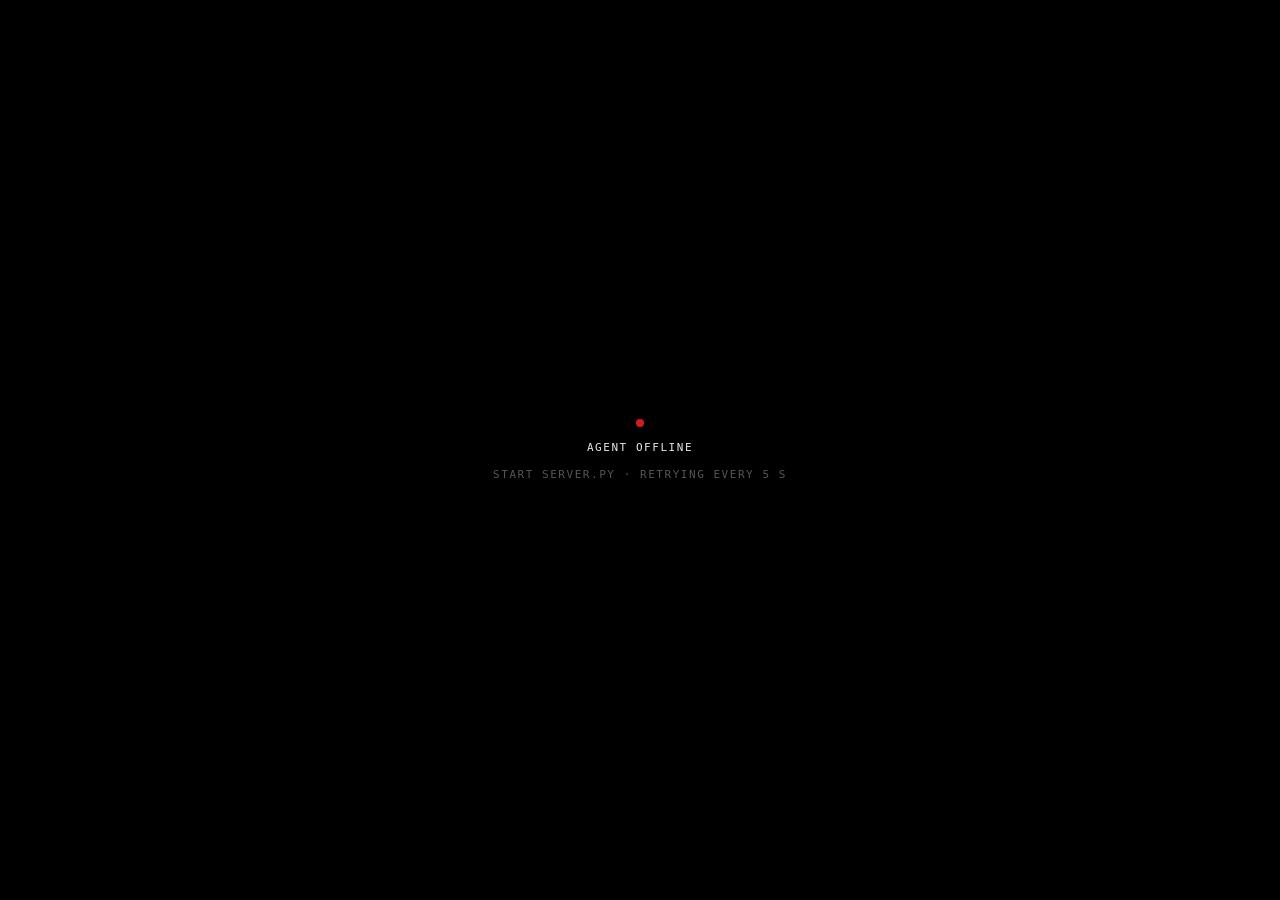
<file: wallpaper/index.html>
<!doctype html>
<html lang="es">
<head>
<meta charset="utf-8">
<meta name="viewport" content="width=device-width, initial-scale=1">
<title>Home / System 01</title>
<style>
  html, body { margin: 0; height: 100%; background: #000; overflow: hidden; }
  #off {
    position: fixed; inset: 0; display: flex; flex-direction: column; align-items: center; justify-content: center; gap: 14px;
    font-family: "Space Mono", ui-monospace, monospace; font-size: 11px; letter-spacing: .14em; text-transform: uppercase; color: #555;
  }
  #off b { color: #E8E8E8; font-weight: 400; }
  #off .rec { width: 8px; height: 8px; border-radius: 50%; background: #D71921; }
</style>
</head>
<body>
  <div id="off"><span class="rec"></span><b>Agent offline</b><span>Start server.py · retrying every 5 s</span></div>
<script>
  // Wallpaper Engine shell. Once the local agent answers, the wallpaper navigates
  // straight to the dashboard it serves (no iframe: Wallpaper Engine's CEF crashes
  // on a cross-origin frame). The dashboard then hooks Wallpaper Engine's audio API itself.
  const AGENT = 'http://127.0.0.1:47800';

  async function check() {
    try {
      await fetch(AGENT + '/api/stats', { mode: 'no-cors', cache: 'no-store' }); // resolves only if the agent answers
      location.replace(AGENT + '/?mode=wallpaper');
    } catch {
      setTimeout(check, 5000);
    }
  }
  check();
</script>
</body>
</html>
</file>
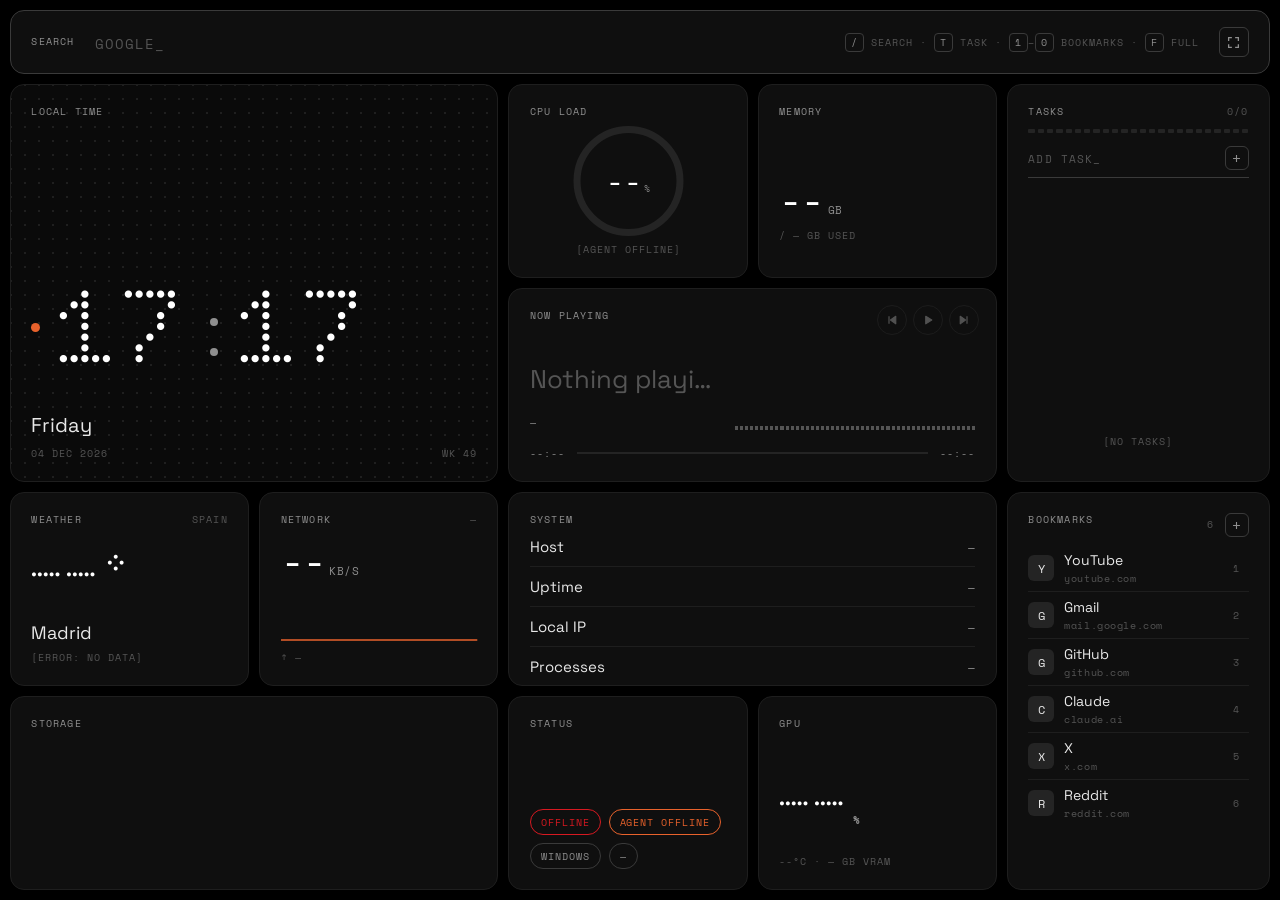
<file: web/index.html>
<!doctype html>
<html lang="es">
<head>
<meta charset="utf-8">
<meta name="viewport" content="width=device-width, initial-scale=1">
<meta name="color-scheme" content="dark">
<title>Home</title>
<link rel="preconnect" href="https://fonts.googleapis.com">
<link rel="preconnect" href="https://fonts.gstatic.com" crossorigin>
<link href="https://fonts.googleapis.com/css2?family=Doto:wght,ROND@400..800,0..100&family=Space+Grotesk:wght@400;500&family=Space+Mono:wght@400;700&display=swap" rel="stylesheet">
<link rel="stylesheet" href="style.css">
</head>
<body>
<main class="grid">

  <form class="card a-search" id="search" action="https://www.google.com/search" method="get" role="search">
    <span class="label">Search</span>
    <div class="q-wrap">
      <span class="ghost" aria-hidden="true"><span class="ghost-typed" id="ghost-typed"></span><span id="ghost-rest"></span></span>
      <input id="q" name="q" type="search" autocomplete="off" spellcheck="false" placeholder="Google_" aria-label="Buscar en Google"
        role="combobox" aria-autocomplete="both" aria-expanded="false" aria-controls="sugg" autofocus>
    </div>
    <span class="meta hint"><kbd>/</kbd> search · <kbd>T</kbd> task · <kbd>1</kbd>–<kbd>0</kbd> bookmarks · <kbd>F</kbd> full</span>
    <button type="button" class="icon-btn fs-btn" id="fs" aria-label="Pantalla completa" aria-pressed="false">
      <svg viewBox="0 0 16 16" aria-hidden="true" id="ico-fs-on"><path d="M2 6V2h4M10 2h4v4M14 10v4h-4M6 14H2v-4"/></svg>
      <svg viewBox="0 0 16 16" aria-hidden="true" id="ico-fs-off" hidden><path d="M6 2v4H2M14 6h-4V2M10 14v-4h4M2 10h4v4"/></svg>
    </button>
    <ul class="sugg" id="sugg" role="listbox" aria-label="Sugerencias" hidden></ul>
  </form>

  <section class="card a-time">
    <div class="label">Local time</div>
    <div class="clock">
      <span class="rec" id="rec"></span>
      <span><span id="hh">--</span><span class="colon" aria-hidden="true"><i></i><i></i></span><span id="mm">--</span></span>
    </div>
    <div class="day" id="day">—</div>
    <div class="date-row"><span class="meta" id="date">—</span><span class="meta" id="week">—</span></div>
  </section>

  <section class="card a-cpu">
    <div class="label">CPU load</div>
    <div class="ring">
      <svg viewBox="0 0 100 100" aria-hidden="true">
        <circle class="trk" cx="50" cy="50" r="44" fill="none" stroke-width="6"/>
        <circle class="val" id="cpu-arc" cx="50" cy="50" r="44" fill="none" stroke-width="6" stroke-dasharray="276.46" stroke-dashoffset="276.46"/>
      </svg>
      <div class="num"><div><span id="cpu">--</span><small>%</small></div></div>
    </div>
    <div class="meta center" id="cpu-name">—</div>
  </section>

  <section class="card a-mem">
    <div class="label">Memory</div>
    <div class="stat">
      <span class="big" id="mem">--</span><span class="unit">GB</span>
      <span class="meta" id="mem-total">/ — GB used</span>
    </div>
    <div class="segs" id="mem-segs" data-n="24"></div>
  </section>

  <section class="card a-np">
    <div class="np-head">
      <div class="label" id="np-label">Now playing</div>
      <div class="ctrls">
        <button class="ctl" data-media="prev" aria-label="Anterior"><svg viewBox="0 0 16 16" aria-hidden="true"><path d="M4 3v10M13 3 6 8l7 5z"/></svg></button>
        <button class="ctl" data-media="toggle" aria-label="Reproducir o pausar" id="ctl-toggle"><svg viewBox="0 0 16 16" aria-hidden="true" id="ico-play"><path d="M5 3l8 5-8 5z"/></svg><svg viewBox="0 0 16 16" aria-hidden="true" id="ico-pause" hidden><path d="M5 3v10M11 3v10"/></svg></button>
        <button class="ctl" data-media="next" aria-label="Siguiente"><svg viewBox="0 0 16 16" aria-hidden="true"><path d="M12 3v10M3 3l7 5-7 5z"/></svg></button>
      </div>
    </div>
    <div class="np-body">
      <div class="np-text">
        <div class="track-title" id="np-title">Nothing playing</div>
        <div class="meta" id="np-artist">—</div>
      </div>
      <div class="wave" id="wave" aria-hidden="true"></div>
    </div>
    <div class="progress">
      <span class="meta" id="np-pos">--:--</span>
      <div class="bar"><b id="np-bar"></b></div>
      <span class="meta" id="np-dur">--:--</span>
    </div>
  </section>

  <section class="card a-wx">
    <div class="label-row"><span class="label">Weather</span><span class="label dim" id="wx-region">Spain</span></div>
    <div class="dotnum" id="wx-temp">--°</div>
    <div class="city" id="wx-city">Madrid</div>
    <div class="meta" id="wx-desc">[Loading...]</div>
  </section>

  <section class="card a-net">
    <div class="label-row"><span class="label">Network</span><span class="label dim" id="net-iface">—</span></div>
    <div class="netval"><span class="big" id="net">--</span><span class="unit" id="net-unit">KB/S</span></div>
    <svg class="spark" viewBox="0 0 100 40" preserveAspectRatio="none" aria-hidden="true"><polyline id="spark" vector-effect="non-scaling-stroke" points=""/></svg>
    <div class="meta" id="net-up">↑ —</div>
  </section>

  <section class="card a-sys">
    <div class="label">System</div>
    <div class="rows">
      <div class="row"><span class="name">Host</span><span class="val" id="sys-host">—</span></div>
      <div class="row"><span class="name">Uptime</span><span class="val" id="sys-up">—</span></div>
      <div class="row"><span class="name">Local IP</span><span class="val" id="sys-ip">—</span></div>
      <div class="row"><span class="name">Processes</span><span class="val" id="sys-procs">—</span></div>
    </div>
  </section>

  <section class="card a-sto">
    <div class="label" id="sto-label">Storage</div>
    <div class="sto-rows" id="sto-rows"></div>
  </section>

  <section class="card a-st">
    <div class="label">Status</div>
    <div class="tags">
      <span class="tag" id="tag-net">Online</span>
      <span class="tag" id="tag-agent">Agent</span>
      <span class="tag" id="tag-os">Windows</span>
      <span class="tag" id="tag-link">—</span>
    </div>
  </section>

  <section class="card a-gpu">
    <div class="label" id="gpu-label">GPU</div>
    <div class="dotnum"><span id="gpu">--</span><span class="unit">%</span></div>
    <div class="segs" id="gpu-segs" data-n="24"></div>
    <div class="meta gpu-meta"><span id="gpu-eng"></span><span id="gpu-temp">--°C</span> · <span id="gpu-vram">— GB VRAM</span></div>
  </section>

  <section class="card a-todo">
    <div class="label-row">
      <span class="label">Tasks</span>
      <span class="head-actions">
        <button class="txt-btn" id="todo-clear" hidden>Clear done</button>
        <span class="label dim" id="todo-count">0/0</span>
      </span>
    </div>
    <div class="segs" id="todo-segs" data-n="24"></div>
    <form class="add-row" id="todo-form" autocomplete="off">
      <input id="todo-input" maxlength="500" placeholder="Add task_" aria-label="Nueva tarea">
      <button class="icon-btn" aria-label="Añadir tarea"><svg viewBox="0 0 16 16" aria-hidden="true"><path d="M8 3v10M3 8h10"/></svg></button>
    </form>
    <ul class="list" id="todo-list"></ul>
    <div class="empty meta" id="todo-empty">[No tasks]</div>
  </section>

  <section class="card a-marks">
    <div class="label-row">
      <span class="label">Bookmarks</span>
      <span class="head-actions">
        <span class="label dim" id="bm-count">0</span>
        <button class="icon-btn" id="bm-add" aria-label="Añadir marcador" aria-expanded="false"><svg viewBox="0 0 16 16" aria-hidden="true"><path d="M8 3v10M3 8h10"/></svg></button>
      </span>
    </div>
    <form class="bm-form" id="bm-form" autocomplete="off" hidden>
      <input id="bm-url" placeholder="URL_" aria-label="URL del marcador" required>
      <input id="bm-name" maxlength="80" placeholder="Name (optional)" aria-label="Nombre del marcador">
      <div class="bm-form-row">
        <span class="meta" id="bm-msg"></span>
        <button type="button" class="txt-btn" id="bm-cancel">Cancel</button>
        <button class="txt-btn strong">Save</button>
      </div>
    </form>
    <ul class="list" id="bm-list"></ul>
    <div class="empty meta" id="bm-empty">[No bookmarks]</div>
  </section>

</main>
<script src="app.js"></script>
</body>
</html>
</file>
<file: web/style.css>
/* ---------- Tokens (dark only) ---------- */
:root {
  --bg: #000000;
  --surface: #0F0F0F;
  --surface-hero: #0A0A0A;
  --border: #1E1E1E;
  --border-hi: #3A3A3A;
  --display: #FFFFFF;
  --primary: #E8E8E8;
  --secondary: #8F8F8F;
  --disabled: #555555;
  --track: #242424;
  --dot: #1F1F1F;
  --orange: #E8622C;
  --red: #D71921;
  --green: #4FA862;
  --amber: #D9AE48;

  --font-dot: "Doto", "Space Mono", monospace;
  --font-sans: "Space Grotesk", system-ui, sans-serif;
  --font-mono: "Space Mono", ui-monospace, monospace;
  --gap: 10px;
  --radius: 14px;
  --ease: cubic-bezier(.2, .7, .2, 1);
  color-scheme: dark;
}

* { box-sizing: border-box; margin: 0; padding: 0; }
html, body { background: var(--bg); }
body {
  color: var(--primary); font-family: var(--font-sans);
  min-height: 100vh; min-height: 100dvh;
  -webkit-font-smoothing: antialiased;
}
button, input { font: inherit; color: inherit; background: none; border: 0; }
button { cursor: pointer; }
:focus-visible { outline: 2px solid var(--orange); outline-offset: 2px; }

/* ---------- Full-screen grid ---------- */
.grid {
  display: grid; gap: var(--gap); padding: var(--gap);
  height: 100vh; height: 100dvh; min-height: 640px;
  grid-template-columns: repeat(4, minmax(0, 1fr)) minmax(260px, 1.1fr);
  grid-template-rows: auto repeat(4, minmax(0, 1fr));
  grid-template-areas:
    "search search search search search"
    "time   time   cpu    mem    todo"
    "time   time   np     np     todo"
    "wx     net    sys    sys    marks"
    "sto    sto    st     gpu    marks";
}
.a-search { grid-area: search; } .a-time { grid-area: time; } .a-cpu { grid-area: cpu; }
.a-mem { grid-area: mem; } .a-np { grid-area: np; } .a-wx { grid-area: wx; } .a-net { grid-area: net; }
.a-sys { grid-area: sys; } .a-sto { grid-area: sto; } .a-st { grid-area: st; } .a-gpu { grid-area: gpu; }
.a-todo { grid-area: todo; } .a-marks { grid-area: marks; }

.card {
  background: var(--surface); border: 1px solid var(--border); border-radius: var(--radius);
  padding: clamp(14px, 1.6vw, 22px); display: flex; flex-direction: column; min-width: 0; min-height: 0;
  overflow: hidden;
}
.label {
  font-family: var(--font-mono); font-size: 10px; letter-spacing: .12em; text-transform: uppercase;
  color: var(--secondary); line-height: 1.4;
}
.label.dim { color: var(--disabled); }
.label-row { display: flex; justify-content: space-between; gap: 12px; }
.meta { font-family: var(--font-mono); font-size: 10px; letter-spacing: .1em; text-transform: uppercase; color: var(--disabled); }
.meta.center { text-align: center; }
.unit { font-family: var(--font-mono); font-size: 11px; letter-spacing: .06em; color: var(--secondary); margin-left: 4px; }
.big { font-family: var(--font-mono); font-size: clamp(30px, 3vw, 46px); line-height: 1; color: var(--display); letter-spacing: -.02em; font-variant-numeric: tabular-nums; }

/* ---------- Search ---------- */
.a-search {
  flex-direction: row; align-items: center; gap: 20px;
  padding-top: 0; padding-bottom: 0; height: 64px;
  transition: border-color .15s var(--ease);
}
.a-search:focus-within { border-color: var(--border-hi); }
.a-search input {
  flex: 1; min-width: 0; height: 100%; outline: none;
  font-size: 20px; color: var(--display); caret-color: var(--orange);
}
.a-search input::placeholder { color: var(--disabled); font-family: var(--font-mono); font-size: 14px; letter-spacing: .08em; text-transform: uppercase; }
.a-search input::-webkit-search-cancel-button { display: none; }
.a-search .label { flex: none; }
.a-search { position: relative; overflow: visible; z-index: 20; }

/* Inline completion: ghost text sits under a transparent input */
.q-wrap { flex: 1; min-width: 0; height: 100%; position: relative; display: flex; align-items: center; }
.q-wrap input { width: 100%; position: relative; z-index: 1; background: transparent; }
.ghost {
  position: absolute; left: 0; top: 50%; transform: translateY(-50%); pointer-events: none;
  font-size: 20px; white-space: pre; overflow: hidden; max-width: 100%; color: var(--disabled);
}
.ghost-typed { visibility: hidden; }

/* Suggestions dropdown */
.sugg {
  position: absolute; top: calc(100% + 6px); left: -1px; right: -1px; list-style: none;
  background: var(--surface); border: 1px solid var(--border-hi); border-radius: var(--radius); padding: 6px;
}
.sugg[hidden] { display: none; }
.sugg li {
  display: flex; align-items: center; gap: 14px; padding: 9px 12px; border-radius: 8px;
  cursor: pointer; font-size: 16px; color: var(--display); min-width: 0;
}
.sugg li[aria-selected="true"], .sugg li.is-default { background: #1A1A1A; }
.sugg li[aria-selected="true"] .s-ico { color: var(--orange); }
.sugg li.is-default .s-kind::before { content: "↵ "; color: var(--orange); }
.s-ico { width: 22px; height: 22px; flex: none; display: grid; place-items: center; color: var(--disabled); }
.s-ico svg { width: 14px; height: 14px; fill: none; stroke: currentColor; stroke-width: 1.5; }
.s-ico.mono { width: 22px; height: 22px; font-size: 11px; }
.s-text { flex: 1; min-width: 0; white-space: nowrap; overflow: hidden; text-overflow: ellipsis; }
.s-text .typed { color: var(--secondary); }
.s-sub { font-family: var(--font-mono); font-size: 10px; letter-spacing: .06em; color: var(--disabled); margin-left: 10px; }
.s-kind { font-family: var(--font-mono); font-size: 9.5px; letter-spacing: .12em; text-transform: uppercase; color: var(--disabled); flex: none; }
kbd { font-family: var(--font-mono); border: 1px solid var(--border-hi); border-radius: 4px; padding: 1px 5px; color: var(--secondary); }

/* ---------- Time (hero) ---------- */
.a-time {
  background-color: var(--surface-hero);
  background-image: radial-gradient(circle, var(--dot) 1.1px, transparent 1.4px);
  background-size: 14px 14px; background-position: 7px 7px;
}
.clock {
  display: flex; align-items: center; gap: clamp(12px, 1.4vw, 22px); margin: auto 0 0;
  font-family: var(--font-dot); font-weight: 600; font-variation-settings: "ROND" 100;
  color: var(--display); font-size: clamp(56px, min(8.4vw, 19vh), 210px); line-height: .9;
  font-variant-numeric: tabular-nums;
}
.clock .rec { width: 9px; height: 9px; border-radius: 50%; background: var(--orange); flex: none; }
.clock .rec.off { opacity: .15; }
.clock .colon { display: inline-flex; flex-direction: column; gap: .2em; margin: 0 .2em; vertical-align: middle; }
.clock .colon i { width: .075em; height: .075em; border-radius: 50%; background: var(--secondary); }
.day { font-size: 20px; margin-top: clamp(20px, 4vh, 48px); }
.date-row { display: flex; justify-content: space-between; align-items: baseline; margin-top: 8px; gap: 12px; }

/* ---------- CPU ring ---------- */
.ring { position: relative; width: clamp(84px, 13vh, 150px); aspect-ratio: 1; margin: auto; }
.ring svg { width: 100%; height: 100%; transform: rotate(-90deg); }
.ring .trk { stroke: var(--track); }
.ring .val { stroke: var(--orange); transition: stroke-dashoffset .5s var(--ease); }
.ring .num { position: absolute; inset: 0; display: grid; place-items: center; }
.ring .num span { font-family: var(--font-mono); font-size: clamp(22px, 3.2vh, 34px); color: var(--display); font-variant-numeric: tabular-nums; }
.ring .num small { font-family: var(--font-mono); font-size: 10px; color: var(--secondary); margin-left: 2px; }

/* ---------- Memory ---------- */
.stat { margin-top: auto; }
.stat .meta { margin-top: 8px; display: block; }

/* ---------- Segmented bars ---------- */
.segs { display: flex; gap: 3px; margin-top: 14px; }
.segs i { flex: 1; height: 8px; border-radius: 1px; background: var(--track); }
.segs i.on { background: var(--primary); }
.segs.amber i.on { background: var(--amber); }
.segs.red i.on { background: var(--red); }

/* ---------- Now playing ---------- */
.np-head { display: flex; justify-content: space-between; align-items: flex-start; gap: 12px; }
.ctrls { display: flex; gap: 6px; margin: -4px -4px 0 0; }
.ctl {
  width: 30px; height: 30px; border-radius: 999px; border: 1px solid var(--border-hi);
  display: grid; place-items: center; color: var(--primary);
  transition: background-color .12s var(--ease), color .12s var(--ease);
}
.ctl:hover:not(:disabled) { background: var(--primary); color: var(--bg); }
.ctl:disabled { opacity: .3; cursor: default; }
.ctl svg[hidden] { display: none; }
.ctl svg { width: 12px; height: 12px; fill: none; stroke: currentColor; stroke-width: 1.6; stroke-linejoin: round; }
.ctl svg path[d^="M5 3l"], .ctl svg path[d*="z"] { fill: currentColor; }
.np-body { display: flex; align-items: flex-end; justify-content: space-between; gap: 24px; margin-top: auto; }
.np-text { min-width: 0; }
.track-title { font-size: clamp(20px, 2vw, 28px); color: var(--display); line-height: 1.15; white-space: nowrap; overflow: hidden; text-overflow: ellipsis; }
.track-title.empty { color: var(--disabled); }
#np-artist { margin-top: 8px; color: var(--secondary); white-space: nowrap; overflow: hidden; text-overflow: ellipsis; }
.wave { display: flex; align-items: flex-end; gap: 2px; height: clamp(36px, 6vh, 64px); flex: 0 1 260px; min-width: 100px; }
.wave i { flex: 1; background: var(--primary); min-height: 2px; transition: height .12s steps(2); }
.wave.idle i { background: var(--disabled); }
.progress { display: flex; align-items: center; gap: 12px; margin-top: 16px; }
.progress .bar { flex: 1; height: 2px; background: var(--track); position: relative; }
.progress .bar b { position: absolute; left: 0; top: 0; bottom: 0; width: 0; background: var(--orange); }
.progress .meta { font-variant-numeric: tabular-nums; color: var(--secondary); }

/* ---------- Weather / GPU dot numbers ---------- */
.dotnum {
  font-family: var(--font-dot); font-weight: 600; font-variation-settings: "ROND" 100;
  font-size: clamp(44px, min(4.6vw, 8vh), 80px); line-height: .9; color: var(--display); margin-top: auto;
  font-variant-numeric: tabular-nums;
}
.city { font-size: 18px; margin-top: auto; }
.a-wx .meta { margin-top: 6px; }

/* ---------- Network ---------- */
.netval { margin-top: auto; }
.spark { width: 100%; height: clamp(28px, 5vh, 52px); margin-top: auto; display: block; overflow: visible; }
.spark polyline { fill: none; stroke: var(--orange); stroke-width: 1.5; stroke-linejoin: round; }
#net-up { margin-top: 10px; }

/* ---------- System rows ---------- */
.rows { margin-top: auto; }
.row { display: flex; align-items: baseline; gap: 12px; padding: clamp(6px, 1.1vh, 11px) 0; border-bottom: 1px solid var(--border); }
.row:last-child { border-bottom: 0; padding-bottom: 0; }
.row .name { flex: 1; font-size: 15px; }
.row .val { font-family: var(--font-mono); font-size: 11px; letter-spacing: .08em; color: var(--secondary); text-transform: uppercase; font-variant-numeric: tabular-nums; }

/* ---------- Storage ---------- */
.sto-rows { margin-top: auto; display: grid; gap: clamp(10px, 1.6vh, 16px); }
.sto-row .head { display: flex; justify-content: space-between; }
.sto-row .segs { margin-top: 6px; }
.sto-row .v { font-family: var(--font-mono); font-size: 10px; color: var(--primary); letter-spacing: .08em; }
.sto-row .v.amber { color: var(--amber); }
.sto-row .v.red { color: var(--red); }

/* ---------- Status tags ---------- */
.tags { display: flex; flex-wrap: wrap; gap: 8px; margin-top: auto; }
.tag {
  font-family: var(--font-mono); font-size: 9.5px; letter-spacing: .1em; text-transform: uppercase;
  padding: 5px 10px; border-radius: 999px; border: 1px solid var(--border-hi); color: var(--secondary);
}
.tag.ok { color: var(--green); border-color: var(--green); }
.tag.warn { color: var(--orange); border-color: var(--orange); }
.tag.err { color: var(--red); border-color: var(--red); }

/* ---------- GPU ---------- */
.gpu-meta { margin-top: 10px; }
.gpu-meta .hot { color: var(--amber); }
.gpu-meta .crit { color: var(--red); }

/* ---------- Shared: lists, small buttons ---------- */
.head-actions { display: flex; align-items: center; gap: 10px; }
.icon-btn {
  width: 24px; height: 24px; border-radius: 6px; display: grid; place-items: center; flex: none;
  color: var(--secondary); border: 1px solid var(--border-hi);
  transition: background-color .12s var(--ease), color .12s var(--ease);
}
.icon-btn:hover, .icon-btn[aria-expanded="true"] { background: var(--primary); color: var(--bg); border-color: var(--primary); }
.icon-btn svg { width: 11px; height: 11px; fill: none; stroke: currentColor; stroke-width: 1.6; }
.txt-btn {
  font-family: var(--font-mono); font-size: 10px; letter-spacing: .1em; text-transform: uppercase;
  color: var(--disabled); padding: 2px 0;
}
.txt-btn:hover { color: var(--primary); }
.txt-btn.strong { color: var(--primary); }
.txt-btn[hidden] { display: none; }

.list {
  list-style: none; flex: 1; min-height: 0; overflow-y: auto; margin: 8px -6px 0; padding: 0 6px;
  scrollbar-width: thin; scrollbar-color: var(--track) transparent;
}
.list li { display: flex; align-items: center; gap: 10px; min-height: 34px; border-bottom: 1px solid var(--border); }
.list li:last-child { border-bottom: 0; }
.x {
  width: 22px; height: 22px; display: grid; place-items: center; flex: none; color: var(--disabled);
  opacity: 0; transition: opacity .1s, color .1s;
}
.x svg { width: 10px; height: 10px; fill: none; stroke: currentColor; stroke-width: 1.6; }
.x:hover { color: var(--red); }
.x.edit:hover { color: var(--primary); }
.list li:hover .x, .list li:focus-within .x { opacity: 1; }
@media (hover: none) { .x { opacity: 1; } }
.empty { margin: auto 0; text-align: center; padding: 12px 0; }
.empty[hidden] { display: none; }

.add-row {
  display: flex; align-items: center; gap: 8px; margin-top: 12px;
  border-bottom: 1px solid var(--border-hi); padding-bottom: 6px;
}
.add-row input, .bm-form input {
  flex: 1; min-width: 0; outline: none; font-size: 14px; color: var(--display); caret-color: var(--orange); padding: 4px 0;
}
.add-row input::placeholder, .bm-form input::placeholder {
  color: var(--disabled); font-family: var(--font-mono); font-size: 11px; letter-spacing: .1em; text-transform: uppercase;
}

/* ---------- Tasks ---------- */
.a-todo .segs { margin-top: 10px; }
.a-todo .segs i { height: 4px; }
.a-todo .segs i.on { background: var(--orange); }
.chk {
  width: 16px; height: 16px; border-radius: 3px; border: 1px solid var(--border-hi); flex: none;
  display: grid; place-items: center; color: var(--bg);
}
.chk svg { width: 10px; height: 10px; fill: none; stroke: currentColor; stroke-width: 2; opacity: 0; }
.chk[aria-checked="true"] { background: var(--primary); border-color: var(--primary); }
.chk[aria-checked="true"] svg { opacity: 1; }
.task-text { flex: 1; min-width: 0; font-size: 14px; line-height: 1.35; padding: 7px 0; overflow-wrap: anywhere; cursor: text; }
li.done .task-text { color: var(--disabled); text-decoration: line-through; text-decoration-color: var(--disabled); }
.task-edit { flex: 1; min-width: 0; font-size: 14px; color: var(--display); outline: none; padding: 7px 0; caret-color: var(--orange); }

/* ---------- Bookmarks ---------- */
.bm { display: flex; align-items: center; gap: 10px; flex: 1; min-width: 0; padding: 6px 0; color: var(--primary); text-decoration: none; cursor: pointer; }
.fs-btn { width: 30px; height: 30px; }
.fs-btn svg { width: 13px; height: 13px; }
.fs-btn svg[hidden] { display: none; }
.bm:hover .bm-name { color: var(--display); }
.bm:hover .mono { background: var(--primary); color: var(--bg); }
.mono {
  width: 26px; height: 26px; border-radius: 6px; background: var(--track); flex: none;
  display: grid; place-items: center; font-family: var(--font-mono); font-size: 12px; color: var(--primary);
  text-transform: uppercase; transition: background-color .12s, color .12s;
}
.bm-text { min-width: 0; display: flex; flex-direction: column; gap: 2px; }
.bm-name { font-size: 14px; white-space: nowrap; overflow: hidden; text-overflow: ellipsis; }
.bm-host { font-family: var(--font-mono); font-size: 9.5px; letter-spacing: .06em; color: var(--disabled); white-space: nowrap; overflow: hidden; text-overflow: ellipsis; }
.key { font-family: var(--font-mono); font-size: 10px; color: var(--disabled); min-width: 14px; text-align: right; flex: none; font-variant-numeric: tabular-nums; }
.list li:hover .key, .list li:focus-within .key { display: none; }
.list li:not(:hover):not(:focus-within) .bm-x { width: 0; overflow: hidden; }
@media (hover: none) { .key { display: none; } .list li .bm-x { width: 22px !important; } }
/* Drag to reorder */
#bm-list { user-select: none; -webkit-user-select: none; }
.grip {
  display: none; width: 8px; height: 12px; flex: none; cursor: grab;
  background-image: radial-gradient(circle, var(--secondary) 1px, transparent 1.3px);
  background-size: 4px 4px;
}
.list li:hover .grip, .list li:focus-within .grip { display: block; }
@media (hover: none) { .grip { display: none !important; } }
#bm-list.is-dragging, #bm-list.is-dragging * { cursor: grabbing !important; }
#bm-list.is-dragging .x, #bm-list.is-dragging .grip { visibility: hidden; }
#bm-list li.dragging { opacity: .3; }
#bm-list .drop-marker { min-height: 0; height: 0; border: 0; position: relative; }
#bm-list .drop-marker::before {
  content: ""; position: absolute; left: 0; right: 0; top: -1px; height: 2px; border-radius: 1px; background: var(--orange);
}
.bm-form { display: grid; gap: 6px; margin-top: 12px; padding-bottom: 10px; border-bottom: 1px solid var(--border-hi); }
.bm-form[hidden] { display: none; }
.bm-form input { border-bottom: 1px solid var(--border); }
.bm-form-row { display: flex; align-items: center; gap: 14px; margin-top: 4px; }
.bm-form-row .meta { flex: 1; color: var(--red); }

/* ---------- Responsive ---------- */
@media (max-width: 1040px), (max-height: 600px) {
  .grid {
    height: auto; min-height: 100dvh;
    grid-template-columns: repeat(2, minmax(0, 1fr));
    grid-template-rows: auto;
    grid-auto-rows: minmax(170px, auto);
    grid-template-areas:
      "search search" "marks marks" "time time" "todo todo" "cpu mem" "np np" "wx net" "sys sys" "sto sto" "st gpu";
  }
  .a-search { height: 64px; }
  .a-time { min-height: 300px; }
}
@media (max-width: 560px) {
  .grid { grid-template-columns: minmax(0, 1fr); grid-template-areas: "search" "marks" "time" "todo" "cpu" "mem" "np" "wx" "net" "sys" "sto" "st" "gpu"; }
  .a-search .hint { display: none; }
  .np-body { flex-direction: column; align-items: stretch; }
  .wave { flex-basis: auto; width: 100%; }
}
@media (prefers-reduced-motion: reduce) {
  *, *::before, *::after { transition: none !important; }
}

/* Compact: short desktop screens (e.g. 1366×768) */
@media (min-width: 1041px) and (max-height: 860px) {
  .card { padding: 12px 16px; }
  .a-search { height: 52px; }
  .row { padding: 4px 0; }
  .row .name { font-size: 14px; }
  .dotnum { font-size: clamp(40px, 6vh, 56px); }
  .segs { margin-top: 10px; }
  .gpu-meta, #net-up { margin-top: 6px; }
  .day { font-size: 18px; }
  .progress { margin-top: 10px; }
}

@media (max-width: 1040px), (max-height: 600px) {
  .a-todo, .a-marks { min-height: 240px; max-height: 440px; }
}

/* ---------- Wallpaper Engine mode (?mode=wallpaper) ----------
   No keyboard reaches a wallpaper: drop search, bookmarks and text inputs;
   tasks stay (tick / delete / clear with the mouse) and take the right column. */
html.wallpaper .a-search, html.wallpaper .a-marks { display: none; }
html.wallpaper .grid {
  grid-template-rows: repeat(4, minmax(0, 1fr));
  grid-template-areas:
    "time time cpu mem todo"
    "time time np  np  todo"
    "wx   net  sys sys todo"
    "sto  sto  st  gpu todo";
}
html.wallpaper .wave i { transition: none; } /* bars follow live audio at ~30 fps */
@media (max-width: 1040px), (max-height: 600px) {
  html.wallpaper .grid {
    grid-template-rows: none;
    grid-template-areas: "time time" "todo todo" "cpu mem" "np np" "wx net" "sys sys" "sto sto" "st gpu";
  }
}
</file>
